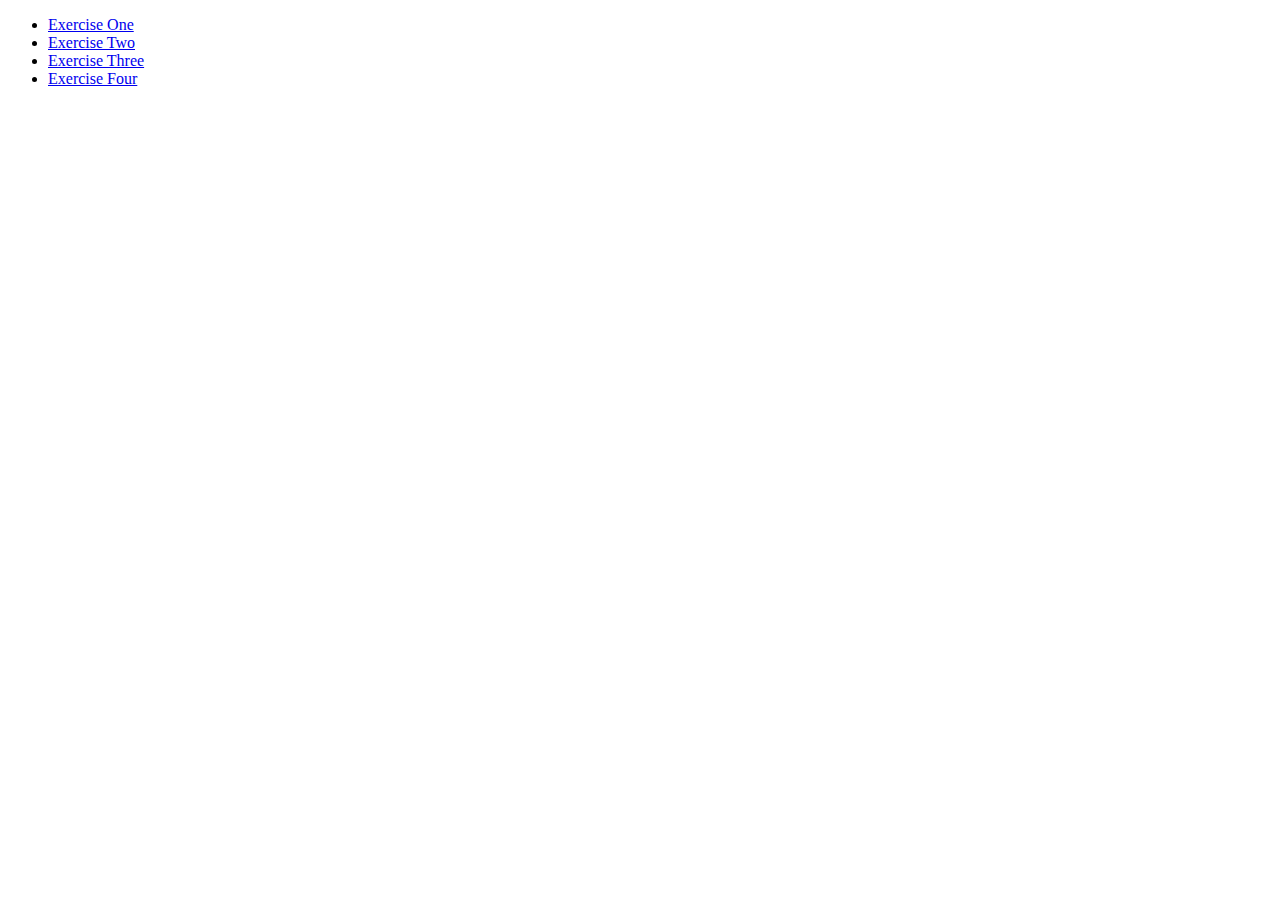
<file: exercises/index.html>
<!DOCTYPE html>
<html lang="en" dir="ltr">
  <head>
    <meta charset="utf-8">
    <title>Different javascript exercises</title>
  </head>
  <body>
    <ul class="exercises">
      <li class="exercise"><a href="exercise-1.html">Exercise One</a></li>
      <li class="exercise"><a href="exercise-2.html">Exercise Two</a></li>
      <li class="exercise"><a href="exercise-3.html">Exercise Three</a></li>
      <li class="exercise"><a href="exercise-4.html">Exercise Four</a></li>
    </ul>
  </body>
</html>
</file>
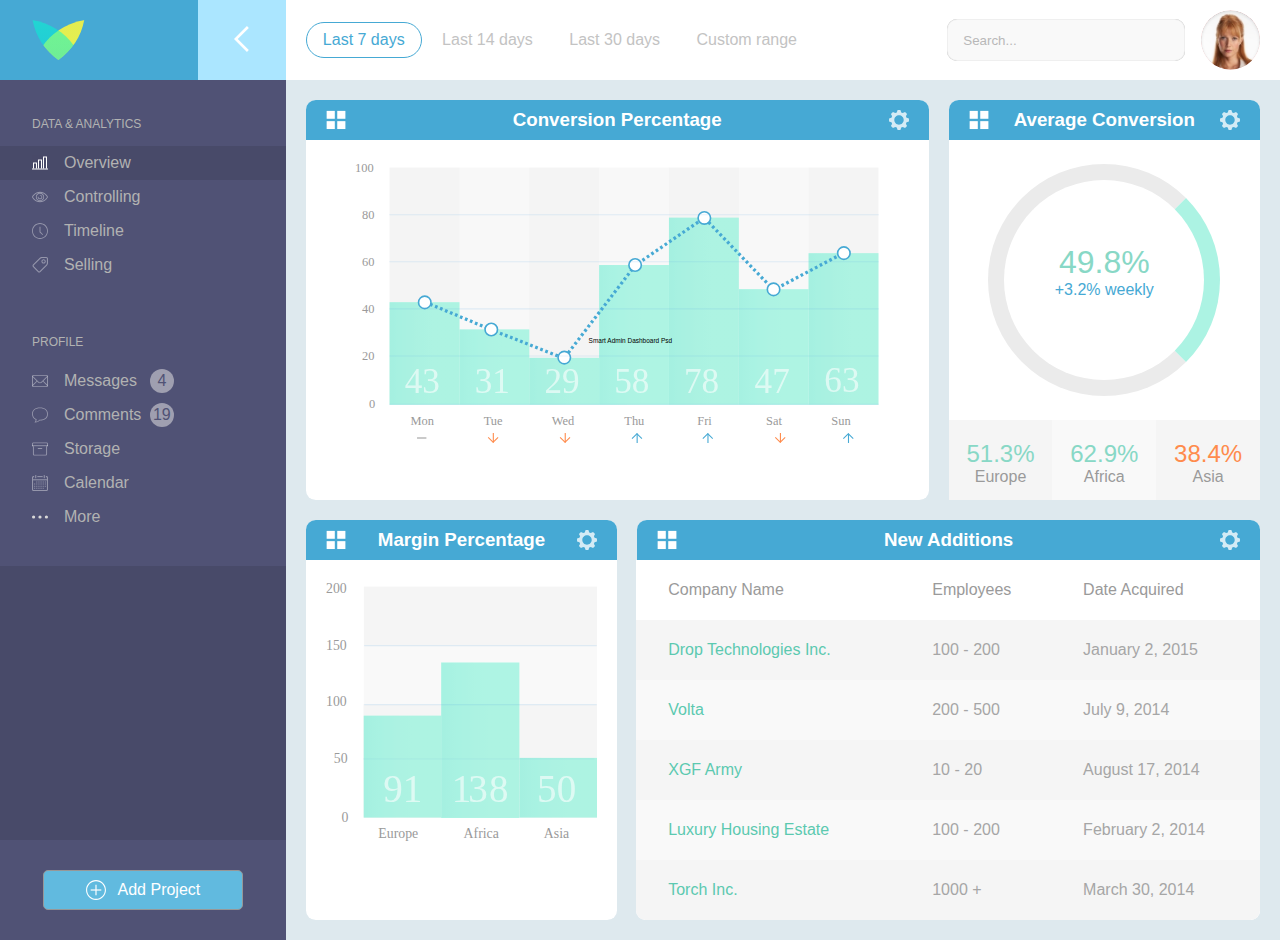
<file: Lessons/Lesson-2/index.html>
<!DOCTYPE html>
<html lang="en" dir="ltr">
  <head>
    <meta charset="utf-8">
    <title>Exercise two - Data Dashboard</title>
    <link rel="stylesheet" href="styles.css">
  </head>
  <body>
    <div class="app">
      <nav class="navigation flex-column">
        <div class="navigation-header">
          <div class="logo">
            <img src="assets/logo.svg"/>
          </div>
          <button class="navigation-header-button">
            <img src="assets/arrow-right.svg"/>
          </button>
        </div>
          <ul class="navigation-content">
            <li class="navigation-group-title">DATA & ANALYTICS</li>
            <li class="navigation-group-item active"><img src="assets/charts.svg"/>Overview</li>
            <li class="navigation-group-item"><img src="assets/eye.svg"/>Controlling</li>
            <li class="navigation-group-item"><img src="assets/clock.svg"/>Timeline</li>
            <li class="navigation-group-item"><img src="assets/tag.svg"/>Selling</li>
            <li class="navigation-group-title second-group">PROFILE</li>
            <li class="navigation-group-item"><img src="assets/mail.svg"/><p>Messages</p><span class="bullet">4</span></li>
            <li class="navigation-group-item"><img src="assets/message.svg"/><p>Comments</p><span class="bullet">19</span></li>
            <li class="navigation-group-item"><img src="assets/storage.svg"/>Storage</li>
            <li class="navigation-group-item"><img src="assets/calendar.svg"/>Calendar</li>
            <li class="navigation-group-item"><img src="assets/dots.svg"/>More</li>
          </ul>
          <div class="empty-space"></div>
          <div class="action flex-center">
            <button class="flex-center"><img src="assets/plus.svg">Add Project</button>
          </div>
      </nav>
      <section class="app-content">
        <header class="app-header flex-items-center">
          <ul class="app-header-list">
            <li class="app-header-list-item active"><a href="">Last 7 days</a></li>
            <li class="app-header-list-item"><a href="">Last 14 days</a></li>
            <li class="app-header-list-item"><a href="">Last 30 days</a></li>
            <li class="app-header-list-item"><a href="">Custom range</a></li>
          </ul>
          <div class="app-header-actions flex-items-center">
            <input placeholder="Search..." type="text">
            <img src="assets/profile.svg" alt="profile-picture">
          </div>
        </header>      
        <main class="main-content">
          <section class="card">
            <div class="card-header flex-items-center">
              <img class="card-header-icon" alt="grid-icon" src="assets/grid.svg"/>
              <h3 class="card-header-title">Conversion Percentage</h3>
              <img class="card-header-icon" alt="gear-icon" src="assets/gear.svg"/>
            </div>
            <div class="card-content flex-column">
              <img class="card-content-conversion-percentage" alt="conversion-percentage" src="assets/conversion-percentage.svg"/>
              <img class="conversion-arrows" alt="conversion-arrow" src="assets/conversion-arrows.svg"/>
            </div>
          </section>
          <section class="card">
            <div class="card-header flex-items-center">
              <img class="card-header-icon" alt="grid-icon" src="assets/grid.svg"/>
              <h3 class="card-header-title">Average Conversion</h3>
              <img class="card-header-icon" alt="gear-icon" src="assets/gear.svg"/>
            </div>
            <div class="card-content flex-column no-padding full-height">              
              <div class="totals">
                <p class="average">49.8%</p>
                <p class="weekly-change">+3.2% weekly</p>
              </div>
              <ul class="markets flex-items-center">
                <li class="positive">
                  <p class="percentage">51.3%</p>
                  <p class="location">Europe</p>
                </li>
                <li class="positive">
                  <p class="percentage">62.9%</p>
                  <p class="location">Africa</p>
                </li>
                <li class="negative">
                  <p class="percentage">38.4%</p>
                  <p class="location">Asia</p>
                </li>
              </ul>
            </div>
          </section>
        </main>
        <main class="main-content reverse">
          <section class="card">
            <div class="card-header flex-items-center">
              <img class="card-header-icon" alt="grid-icon" src="assets/grid.svg"/>
              <h3 class="card-header-title">Margin Percentage</h3>
              <img class="card-header-icon" alt="gear-icon" src="assets/gear.svg"/>
            </div>
            <div class="card-content flex-column">
              <img class="card-content-margin-percentage" alt="margin-percentage" src="assets/margin-percentage.svg"/>
            </div>
          </section>
          <section class="card">
            <div class="card-header flex-items-center">
              <img class="card-header-icon" alt="grid-icon" src="assets/grid.svg"/>
              <h3 class="card-header-title">New Additions</h3>
              <img class="card-header-icon" alt="gear-icon" src="assets/gear.svg"/>
            </div>
            <div class="card-content flex-column no-padding card-content-table">
              <div class="table">    
                <div class="table-header">
                  <div>Company Name</div>
                  <div>Employees</div>
                  <div>Date Acquired</div>
                </div>
                <div class="table-group">
                  <div>Drop Technologies Inc.</div>
                  <div>100 - 200</div>
                  <div>January 2, 2015</div>
                </div>
                <div class="table-group">
                  <div>Volta</div>
                  <div>200 - 500</div>
                  <div>July 9, 2014</div>
                </div>
                <div class="table-group">
                  <div>XGF Army</div>
                  <div>10 - 20</div>
                  <div>August 17, 2014</div>
                </div>
                <div class="table-group">
                  <div>Luxury Housing Estate</div>
                  <div>100 - 200</div>
                  <div>February 2, 2014</div>
                </div>
                <div class="table-group">
                  <div>Torch Inc.</div>
                  <div>1000 +</div>
                  <div>March 30, 2014</div>
                </div>
              </div>
            </div>
          </section>
        </main>
      </section>
    </div>
  </body>
</html>
</file>
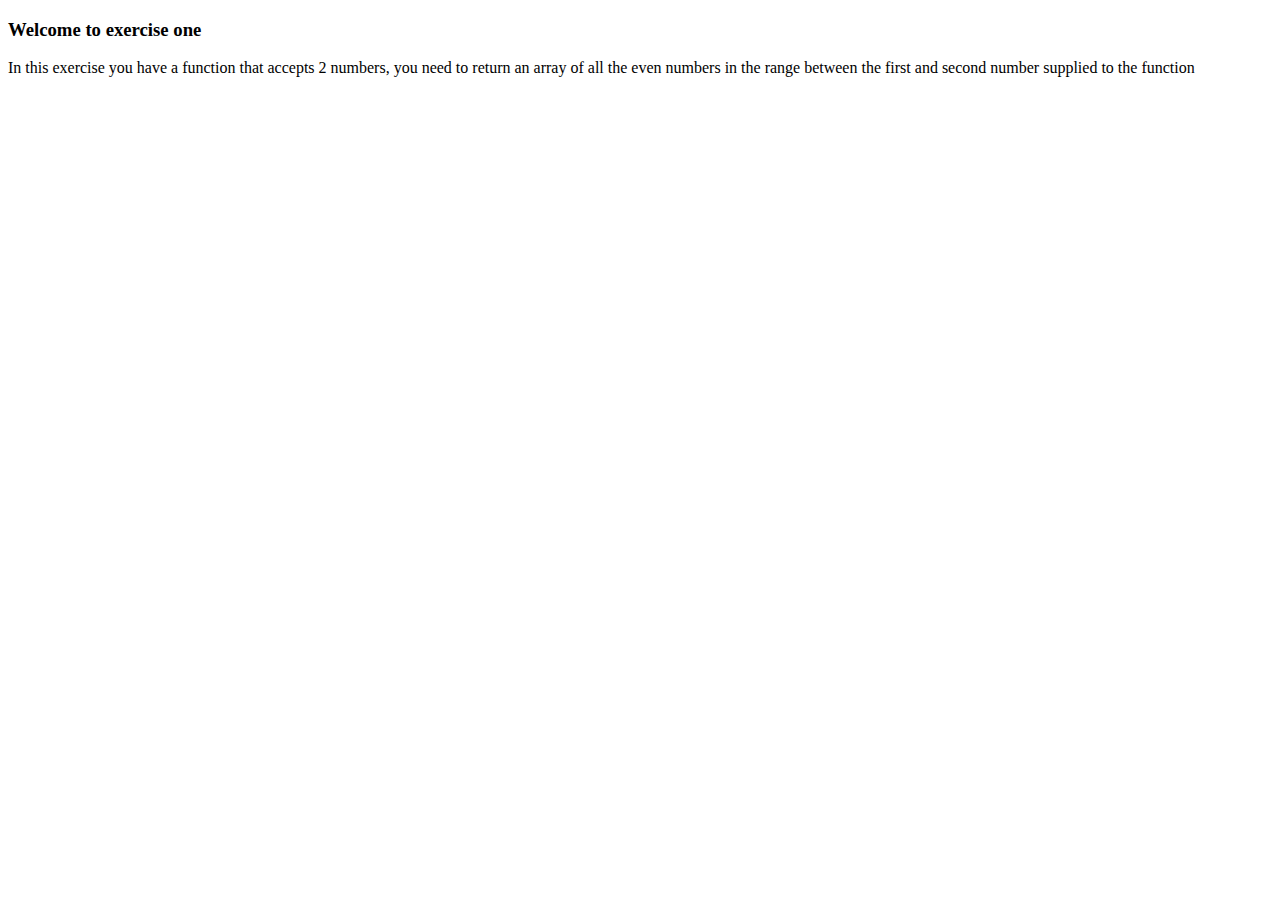
<file: exercises/exercise-1.html>
<!DOCTYPE html>
<html lang="en" dir="ltr">
  <head>
    <meta charset="utf-8">
    <title>Exercise One</title>
  </head>
  <body>
    <h3>Welcome to exercise one</h3>
    <p>In this exercise you have a function that accepts 2 numbers, you need to return an array of all the even numbers in the range between the first and second number supplied to the function</p>
    <script src="exercise-1.js"></script>
  </body>
</html>
</file>
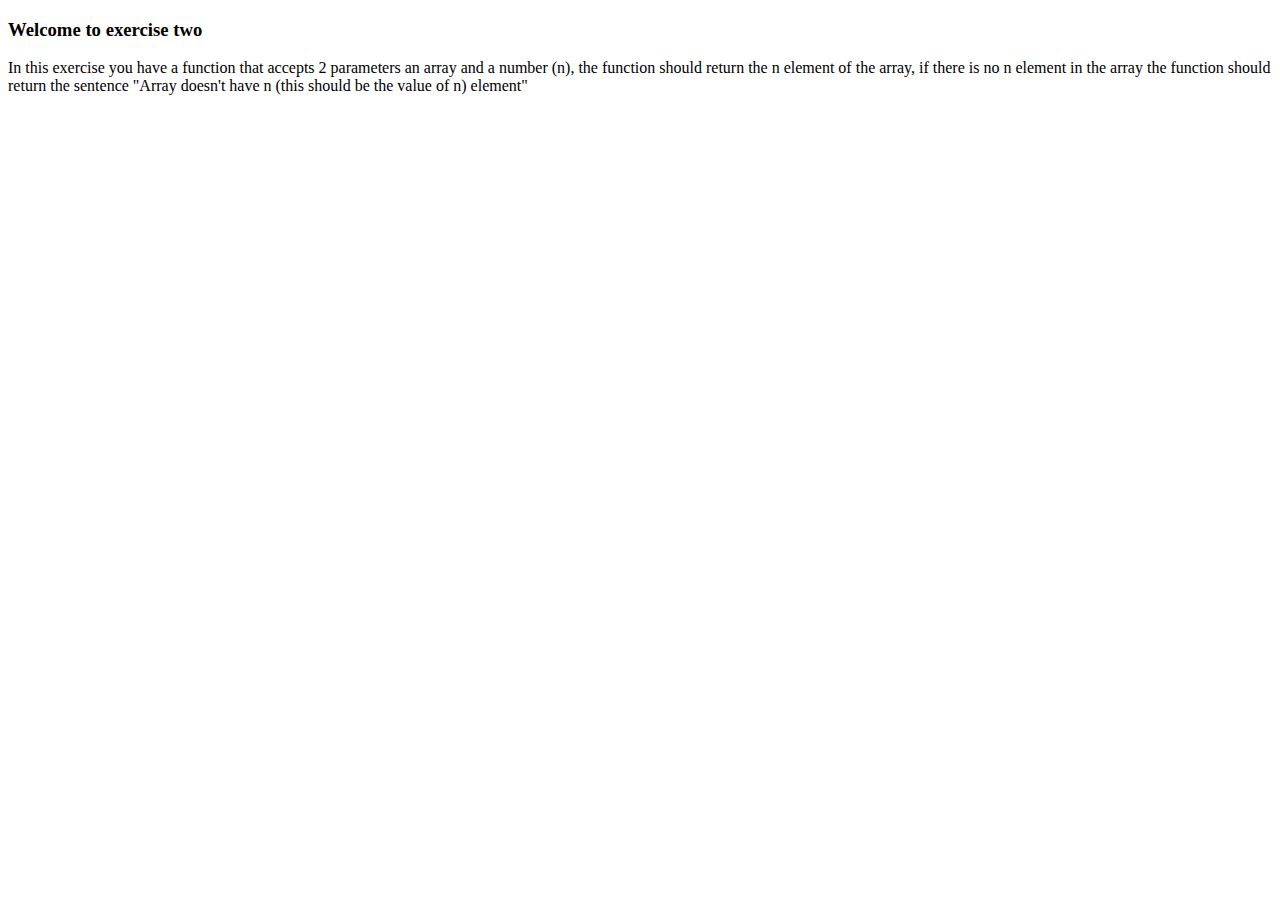
<file: exercises/exercise-2.html>
<!DOCTYPE html>
<html lang="en" dir="ltr">
  <head>
    <meta charset="utf-8">
    <title>Exercise Two</title>
  </head>
  <body>
    <h3>Welcome to exercise two</h3>
    <p>In this exercise you have a function that accepts 2 parameters an array and a number (n), 
      the function should return the n element of the array, 
      if there is no n element in the array the function should return the sentence "Array doesn't have n (this should be the value of n) element"</p>
    <script src="exercise-2.js"></script>
  </body>
</html>
</file>
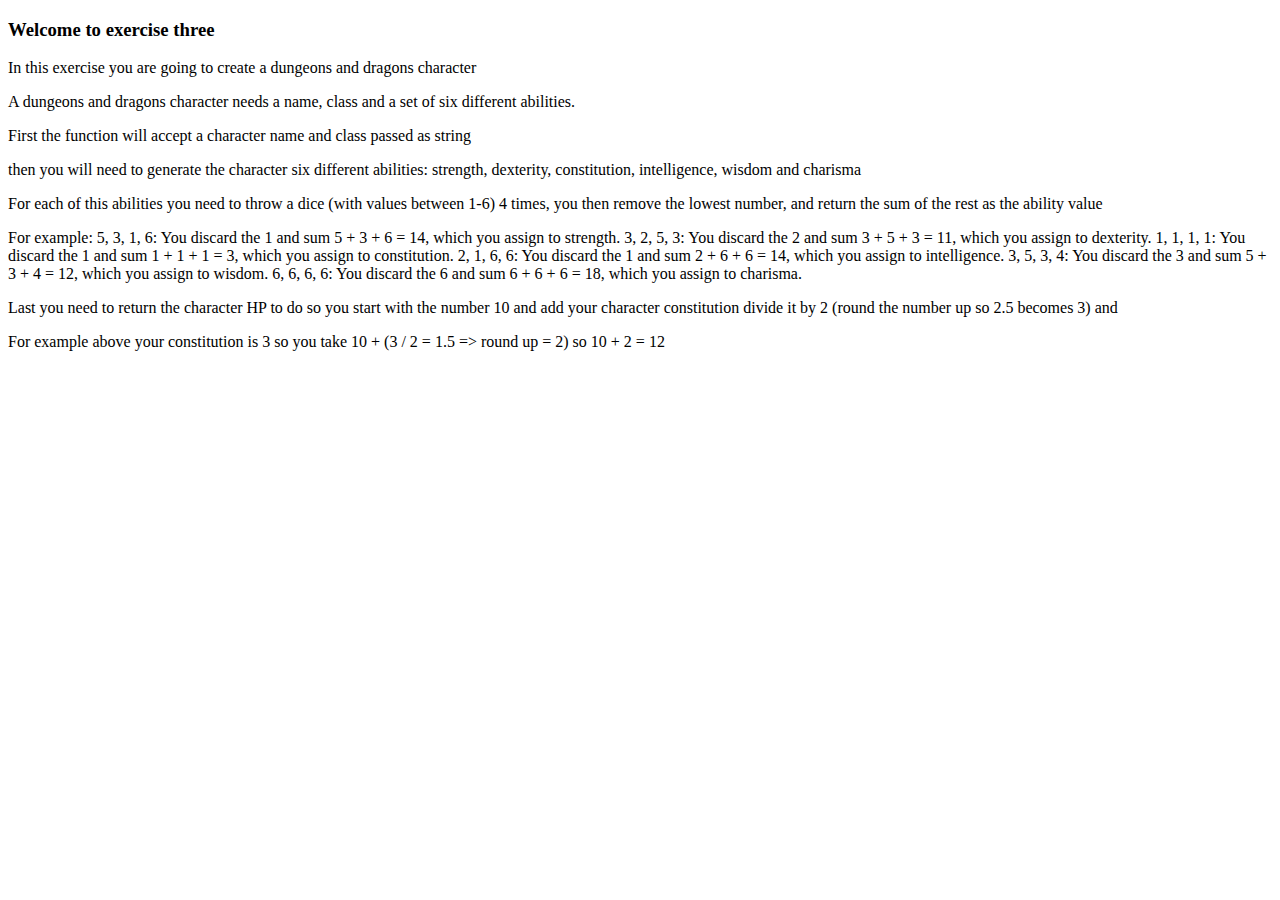
<file: exercises/exercise-3.html>
<!DOCTYPE html>
<html lang="en" dir="ltr">
  <head>
    <meta charset="utf-8">
    <title>Exercise One</title>
  </head>
  <body>
    <h3>Welcome to exercise three</h3>
    <p>In this exercise you are going to create a dungeons and dragons character</p>
    <p>A dungeons and dragons character needs a name, class and a set of six different abilities.</p>
    <p>First the function will accept a character name and class passed as string</p>
    <p>then you will need to generate the character six different abilities: strength, dexterity, constitution, intelligence, wisdom and charisma</p>
    <p>For each of this abilities you need to throw a dice (with values between 1-6) 4 times, you then remove the lowest number, and return the sum of the rest as the ability value</p>
    <p>For example: 
      5, 3, 1, 6: You discard the 1 and sum 5 + 3 + 6 = 14, which you assign to strength.
      3, 2, 5, 3: You discard the 2 and sum 3 + 5 + 3 = 11, which you assign to dexterity.
      1, 1, 1, 1: You discard the 1 and sum 1 + 1 + 1 = 3, which you assign to constitution.
      2, 1, 6, 6: You discard the 1 and sum 2 + 6 + 6 = 14, which you assign to intelligence.
      3, 5, 3, 4: You discard the 3 and sum 5 + 3 + 4 = 12, which you assign to wisdom.
      6, 6, 6, 6: You discard the 6 and sum 6 + 6 + 6 = 18, which you assign to charisma.
    </p>
    <p>Last you need to return the character HP to do so you start with the number 10 and add your character constitution divide it by 2 (round the number up so 2.5 becomes 3) and </p>
    <p>For example above your constitution is 3 so you take 10 + (3 / 2 = 1.5 => round up = 2) so 10 + 2 = 12</p>
    <script src="exercise-3.js"></script>
  </body>
</html>
</file>
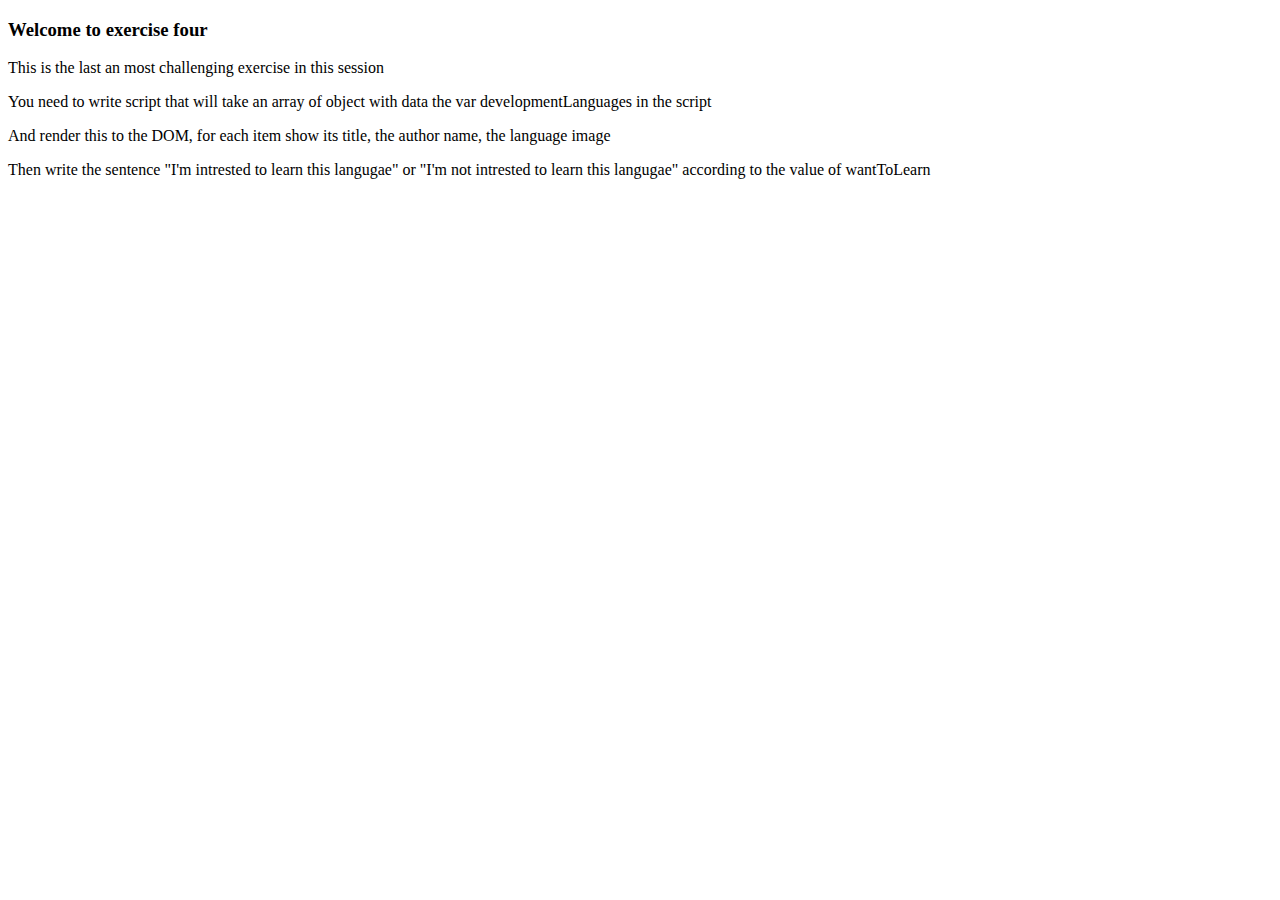
<file: exercises/exercise-4.html>
<!DOCTYPE html>
<html lang="en" dir="ltr">
  <head>
    <meta charset="utf-8">
    <title>Exercise Four</title>
  </head>
  <body>
    <h3>Welcome to exercise four</h3>
    <p>This is the last an most challenging exercise in this session</p>
    <p>You need to write script that will take an array of object with data the var developmentLanguages in the script</p>
    <p>And render this to the DOM, for each item show its title, the author name, the language image</p>
    <p>Then write the sentence "I'm intrested to learn this langugae" or "I'm not intrested to learn this langugae" according to the value of wantToLearn</p>
    <div class="content"></div>
    <script src="exercise-4.js"></script>
  </body>
</html>
</file>
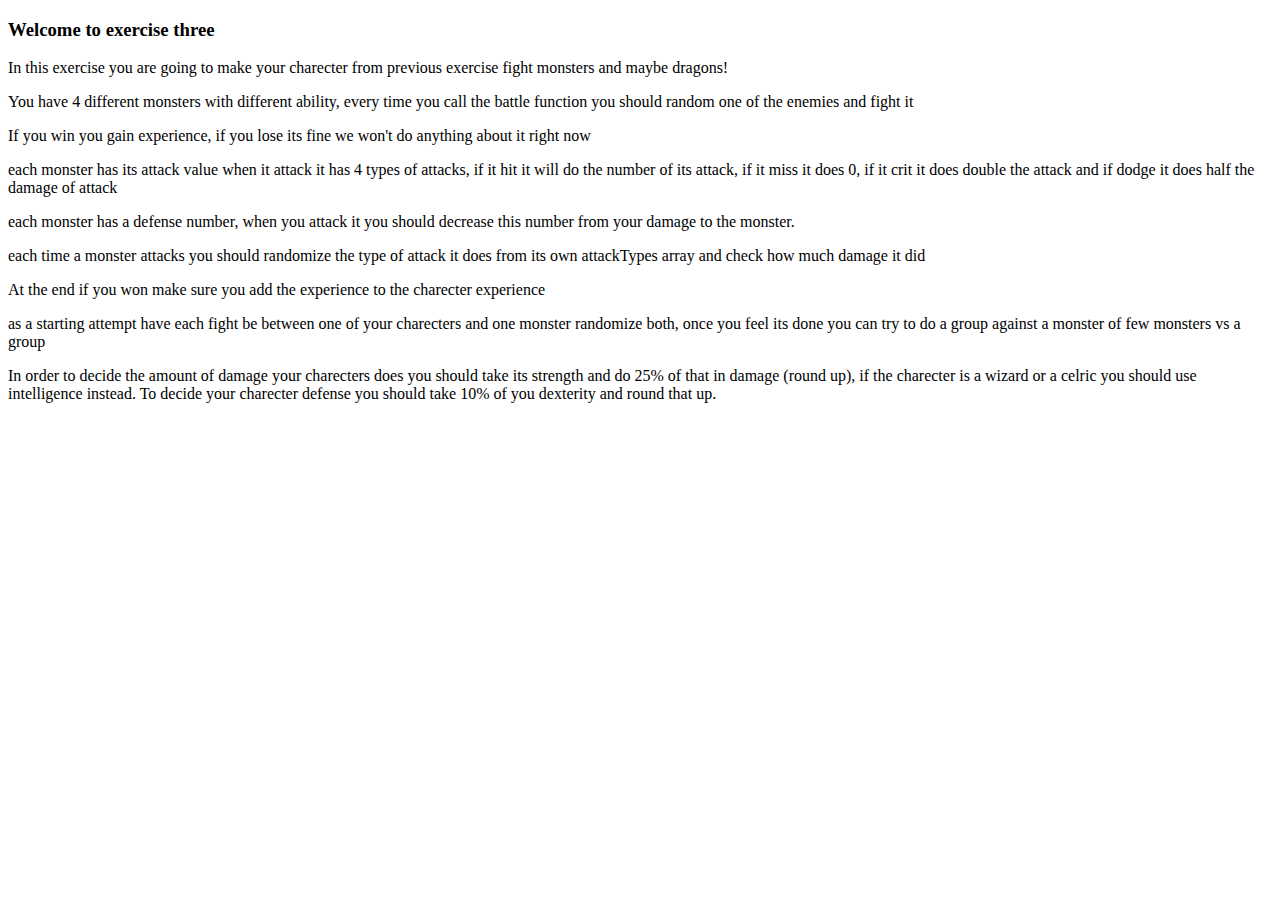
<file: exercises/exercise-5.html>
<!DOCTYPE html>
<html lang="en" dir="ltr">
  <head>
    <meta charset="utf-8">
    <title>Exercise One</title>
  </head>
  <body>
    <h3>Welcome to exercise three</h3>
    <p>In this exercise you are going to make your charecter from previous exercise fight monsters and maybe dragons!</p>
    <p>You have 4 different monsters with different ability, every time you call the battle function you should random one of the enemies and fight it</p>
    <p>If you win you gain experience, if you lose its fine we won't do anything about it right now</p>
    <p>each monster has its attack value when it attack it has 4 types of attacks, if it hit it will do the number of its attack, if it miss it does 0, if it crit it does double the attack and if dodge it does half the damage of attack</p>
    <p>each monster has a defense number, when you attack it you should decrease this number from your damage to the monster.</p>
    <p>each time a monster attacks you should randomize the type of attack it does from its own attackTypes array and check how much damage it did</p>
    <p>At the end if you won make sure you add the experience to the charecter experience</p>
    <p>as a starting attempt have each fight be between one of your charecters and one monster randomize both, once you feel its done you can try to do a group against a monster of few monsters vs a group</p>
    <p>In order to decide the amount of damage your charecters does you should take its strength and do 25% of that in damage (round up), if the charecter is a wizard or a celric you should use intelligence instead.
      To decide your charecter defense you should take 10% of you dexterity and round that up.
    </p>
    <script src="exercise-3.js"></script>
  </body>
</html>
</file>
<file: Lessons/Lesson-2/styles.css>
/* General Styles and resets */
html, body, .app {
  box-sizing: border-box;
  min-height: 100vh;
  padding: 0;
  margin: 0;
  font-family: "helvetica-neue", Helvetica, sans-serif;
  color: #FFFFFF;
}

a, a:hover, a:focus, a:active {
  text-decoration: none;
  color: inherit;
  cursor: pointer;
}

ul, p, h1, h2, h3, h4, h5, h6 {
  padding: 0;
  margin: 0;
}

ul {
  list-style: none;
}

.flex-center {
  display: flex;
  justify-content: center;
  align-items: center;
}

.flex-items-center {
  display: flex;
  align-items: center;
}

.flex-column {
  display: flex;
  flex-direction: column;
}

.app {
  display: flex;
}

/* Navigation Menu */

.navigation {
  width: 23rem;
  background-color: #484A69;
}

.navigation-header {
  height: 5rem;
  background-color: #46A9D4;
  display: flex;
}

.logo {
  flex-basis: 80%;
  display: flex;
  align-content: center;
}

.logo > img {
  margin-left: 2rem;
  height: 2.5rem;
  align-self: center;
}

.navigation-header-button {
  width: 6.25rem;
  background-color: #ABE6FF;
  border: none;
  outline: none;
  cursor: pointer;
}

.navigation-content {
  color: #B2B2B2;
  background-color: #505275;
  padding: 2rem 0;
}

.navigation-content > li {
  padding-left: 2rem;
  height: 1.5rem;
  cursor: pointer;
}

.navigation-content > li.active {
  background-color: #484A69;
}

.navigation-group-title,
.navigation-group-item {
  padding: .3125rem 0;
}

.navigation-group-title {
  font-size: .75rem;
  font-weight: 100;
}

.navigation-group-title.second-group {
  margin-top: 3rem;
}

.navigation-group-item {
  font-size: 1rem;
  display: flex;
  align-items: center;
}

.navigation-group-item > img {
  height: 1rem;
  width: 1rem;
  margin-right: 1rem;
}

.navigation-group-item > p {
  flex: 1;
}

.bullet {
  margin-right: 7rem;
  width: 1.5rem;
  height: 1.5rem;
  border-radius: 50%;
  background-color: #9F9FB0;
  color: #505275;
  text-align: center;
  line-height: 1.5rem;
}

.empty-space {
  flex: 1;
}

.action {
  width: 100%;
  height: 6.25rem;
  background-color: #505275;
}

.action > button {
  COLOR: inherit;
  height: 2.5rem;
  font-size: 1rem;
  width: 70%;
  background-color: #61BADF;
  border: 1px solid #979797;
  outline: none;
  cursor: pointer;
  border-radius: .3125rem;
}

.action > button > img {
  width: 1.25rem;
  margin-right: 0.75rem;
}
/* App */

.app-content {
  width: 100%;
  background-color: #DEE9EE;
}

/* Header */

.app-header {
  height: 5rem;
  background-color: #FFFFFF;
  justify-content: space-between;
  padding: 0 1.25rem;
}

.app-header-list {
  flex: 2;
}

.app-header-list-item {
  display: inline-block;
  color: #C3C3C3;
  font-weight: lighter;
  padding: .5rem 1rem;
}

.app-header-list-item.active {
  color: #46A9D4;
  border: 1px solid #46A9D4;
  border-radius: 2.5rem;
}

.app-header-actions {
  flex: 1;
  margin-left: 1rem;
}

.app-header-actions > input {
  height: 2.5rem;  
  margin-right: 1rem;
  width: 100%;
  box-shadow: inset 0 0 1px #979797;;
  padding-left: 1rem;
  background-color: #F9F9F9;
  border-radius: .625rem;
  border: none;
  outline: none;
}

.app-header-actions > input::placeholder {
  color: #B8B8B8;
}

.app-header-actions > img {
  height: 3.75rem;
}

/* Main Content */
.main-content {
  margin: 1.25rem;
  display: grid;
  grid-template-columns: 2fr 1fr;
  grid-template-rows: 25rem;
  grid-gap: 1.25rem;
}

.main-content.reverse {
  grid-template-columns: 1fr 2fr;
}

.card {
  background: #FFFFFF;
  border-radius: .6125rem;
  width: 100%;
}

.card-header {
  background-color: #46A9D4;
  height: 2.5rem;
  border-top-left-radius: .6125rem;
  border-top-right-radius: .6125rem;
  padding: 0 1.25rem;
}

.card-header-title {
  color: #FFFFFF;
  flex: 1;
  text-align: center;
}

.card-header-icon {
  height: 1.25rem;
  width: 1.25rem;
}

.card-content {
  padding: 1.25rem;
  align-items: center;
}

.card-content.card-content-table {
  height: calc(100% - 2.5rem);
  margin-left: -1px;
}

.card-content.no-padding {
  padding: 0;
}

.card-content.full-height {
  min-height: 100%;
}

.card-content-conversion-percentage {
  max-width: 90%;
}

.conversion-arrows {
  max-width: 75%;
  height: 1.25rem;
  margin-left: 2.25rem;
}

.totals {
  height: 12.5rem;
  width: 12.5rem;
  border-radius: 50%;
  border: 1rem solid #EBEBEB;
  margin: 1.5rem 0;
  border-right: 1rem solid #ACF3E3;
}

.average {
  color: #88D8C6;
  font-size: 2rem;
  margin-top: 4rem;
  text-align: center;
}

.weekly-change {
  color: #46A9D4;
  font-size: 1rem;
  text-align: center;
}

.markets {
  width: 100%;
  height: 5rem;
}

.markets > li {
  flex: 1;
  text-align: center;
  height: 100%;
  background-color: #F5F5F5;
}

.markets > li:nth-child(even) {
  background-color: #F9F9F9;
}

.percentage {
  font-size: 1.5rem;
  padding-top: 1.25rem;
}

.location {
  color: #9A9A9A;
}

li.negative > .percentage {
  color: #FF8B4C;
}

li.positive > .percentage {
  color: #88D8C6;
}

.card-content-margin-percentage {
  max-width: 100%;
}

.table {
  width: 100%;
  height: 100%;
  background-color: #FFFFFF;
  text-align: left;
  font-weight: lighter;
  border-bottom-left-radius: .6125rem;
  border-bottom-right-radius: .6125rem;
  color: #A6A6A6;
  display: table;
}

.table-group,
.table-header {
  display: table-row;  
}

.table-group > div,
.table-header > div {
  display: table-cell;
  vertical-align: middle;
  padding-left: 2rem;
}

.table-group:nth-child(even) {
  background-color: #F5F5F5;
}

.table-group:nth-child(odd) {
  background-color: #F9F9F9;
}

.table-header:first-child {
  color: #9A9A9A;
}

.table-group > div:first-child {
  color: #5CC9B0;
}

.table-group:last-child > div:last-child {
  border-bottom-right-radius: .6125rem;
}

.table-group:last-child > div:first-child {
  border-bottom-left-radius: .6125rem;
}
</file>
